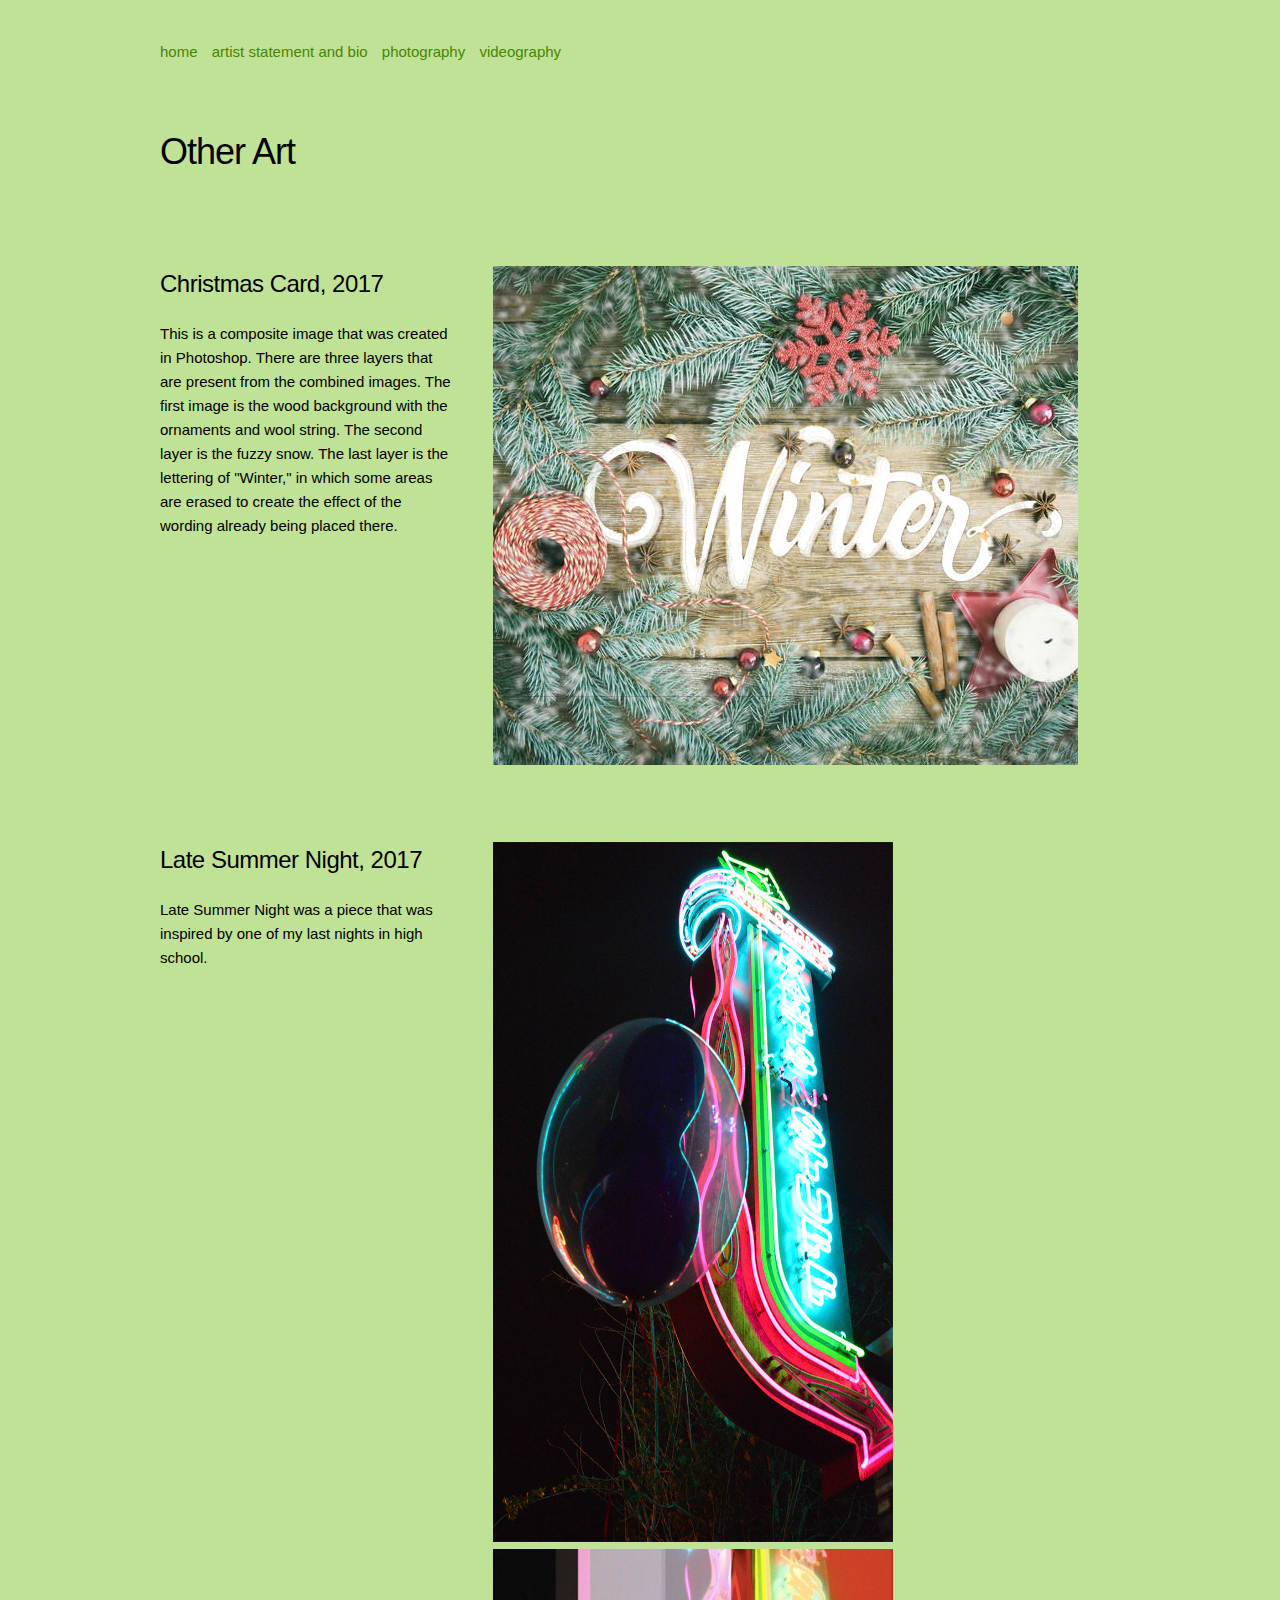
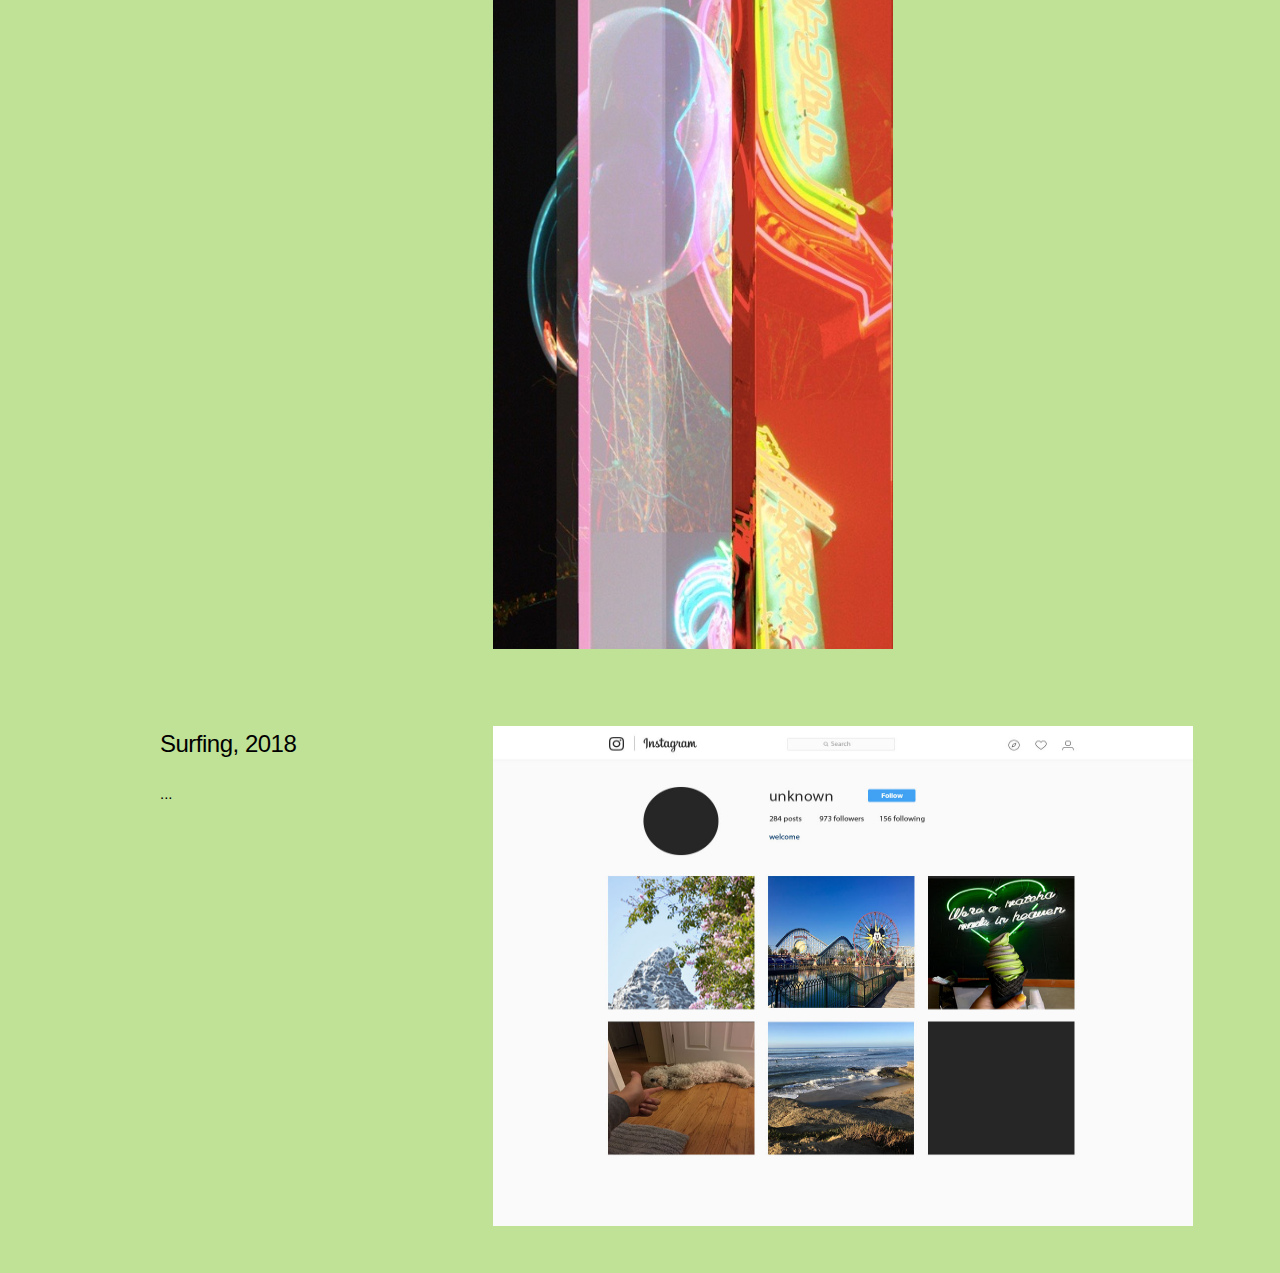
<file: otherart.html>
<!DOCTYPE html>
<html lang="en">

<head>

  <!-- Basic Page Needs –––––––––––––––––––––––––––––––––––––––––– -->
  <meta charset="utf-8">
  <title>other art</title>
  <meta name="description" content="">
  <meta name="author" content="">

  <!-- Mobile Specific Metas ––––––––––––––––––––––––––––––––––––– -->
  <meta name="viewport" content="width=device-width, initial-scale=1">

  <!-- FONT –––––––––––––––––––––––––––––––––––––––––––––––– -->
  <link href="//fonts.googleapis.com/css?family=Raleway:400,300,600" rel="stylesheet" type="text/css">

  <!-- CSS & JS –––––––––––––––––––––––––––––––––––––––––––––––––– -->
  <script type="text/javascript" src="http://ajax.googleapis.com/ajax/libs/jquery/1.9.0/jquery.min.js"></script>
  <script type="text/javascript" src="css/overlaypopup.js"> </script>
  <link rel="stylesheet" href="css/normalize.css">
  <link rel="stylesheet" href="css/skeleton.css">
  <link rel="stylesheet" href="css/overlaypopup.css" />
  <link rel="stylesheet" href="css/custom.css">

  <!-- Favicon –––––––––––––––––––––––––––––––––––––––––––––––––– -->

</head>

<body>

  <!-- NAVIGATION AT the TOP is Here-->

  <nav class="navbar">
    <div class="container nav_pad">
      <ul>
        <li><a class="navbar-link" href="index.html"> home</a></li>
        <li><a class="navbar-link" href="statementbio.html"> artist statement and bio</a></li>
        <li><a class="navbar-link" href="photography.html"> photography</a></li>
        <li><a class="navbar-link" href="videography.html"> videography</a></li>
      </ul>
    </div>
  </nav>


  <!-- Primary Page Layout
  –––––––––––––––––––––––––––––––––––––––––––––––––– -->
  <div class="container">


    <div class="row section">
      <header id="header" class="twelve columns">
        <h3> Other Art </h3>

      </header>
    </div>


    <!-- NOTE!: For each row section make sure your column divs add up to 12. so 4+8, 6+6, 2+10, etc.-->

    <!-- Start Row //// -->
    <div class="row section">
      <!-- The column for showing the image and the link-->

      <div class="four columns">
        <h5> Christmas Card, 2017</h5>
        <p> This is a composite image that was created in Photoshop. There are three layers that are present from the combined images. The first image is the wood background with the ornaments and wool string. The second layer is the fuzzy snow. The last layer is the lettering of "Winter," in which some areas are erased to create the effect of the wording already being placed there.  </p>
      </div>

      <!-- The column for artist statement and the link-->
      <div class="eight columns">
        <img src="images/other1.jpg" width="585" height="499">
      </div>

      <!--////  End of row section-->
    </div>
    <!-- Start Row //// -->
    <div class="row section">
      <!-- The column for showing the image and the link-->

      <div class="four columns">
        <h5> Late Summer Night, 2017</h5>
        <p>Late Summer Night was a piece that was inspired by one of my last nights in high school. </p>
      </div>

      <!-- The column for artist statement and the link-->
      <div class="eight columns">
        <img src="images/other2.jpg" width="400" height="700">
        <img src="images/other3.jpg" width="400" height="700">
      </div>


      <!--////  End of row section-->
    </div>
    <!-- Start Row //// -->
    <div class="row section">
      <!-- The column for showing the image and the link-->

      <div class="four columns">
        <h5> Surfing, 2018</h5>
        <p>...</p>
      </div>

      <!-- The column for artist statement and the link-->
      <div class="eight columns">
          <img src="images/other4.jpg" width="700" height="500">
      </div>


      <!--////  End of row section-->
    </div>


  <!-- end of MAIN container /////////////////-->

  </div>

  <!-- ///////START of Overlay and pops for videos ///////////////////////////////////////////////////////////////// -->

  <div class="overlay-bg"> </div>

  <div class="overlay-content popup1">

    <!--   sketch content here///////////////// -->


    <button class="close-btn">X</button>
  </div>

  <div class="overlay-content popup2">

    <!-- sketch content here/////////////////-->

    <button class="close-btn">X</button>
  </div>

</body>

</html>
</file>
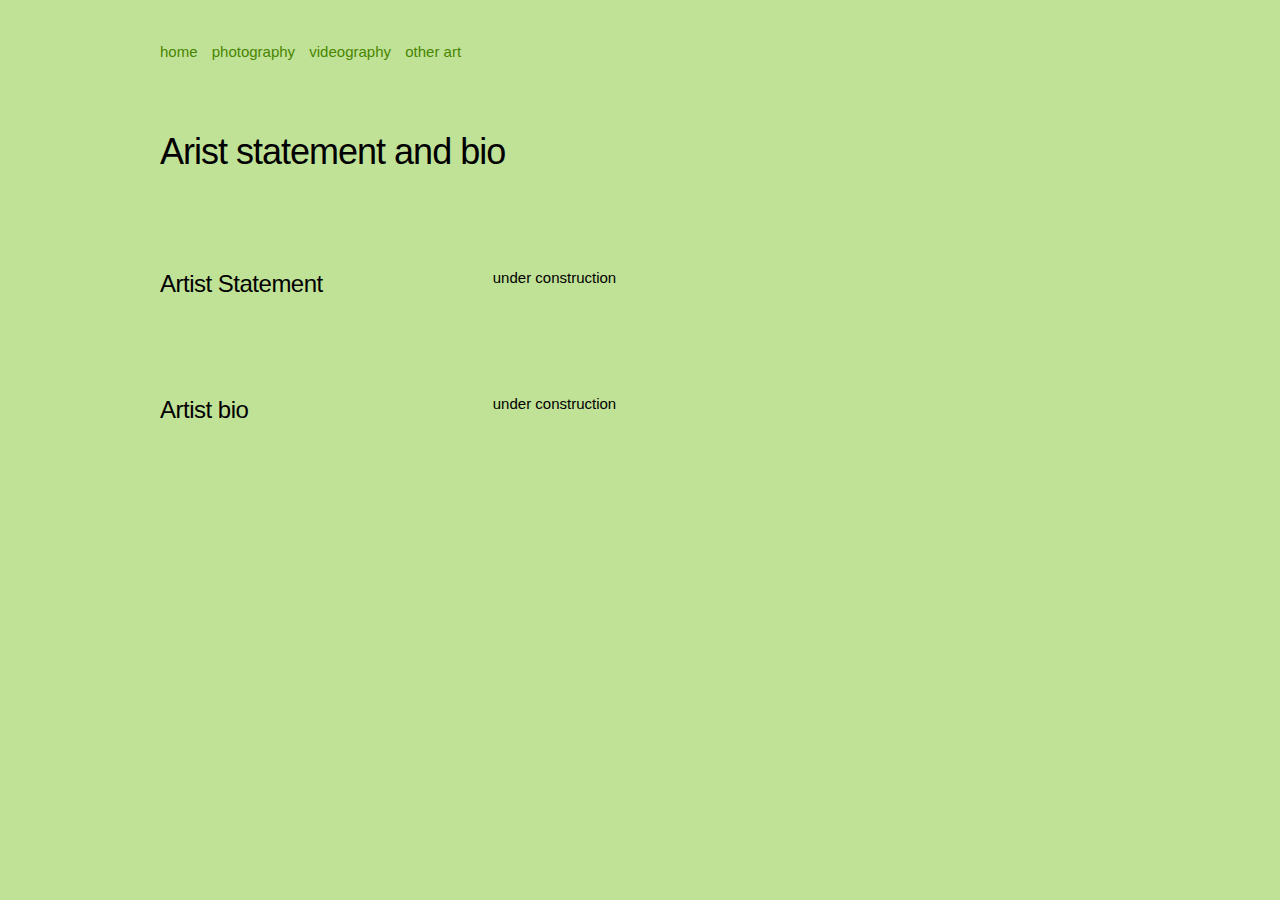
<file: statementbio.html>
<!DOCTYPE html>
<html lang="en">

<head>

  <!-- Basic Page Needs –––––––––––––––––––––––––––––––––––––––––– -->
  <meta charset="utf-8">
  <title>statementbio</title>
  <meta name="description" content="">
  <meta name="author" content="">

  <!-- Mobile Specific Metas ––––––––––––––––––––––––––––––––––––– -->
  <meta name="viewport" content="width=device-width, initial-scale=1">

  <!-- FONT –––––––––––––––––––––––––––––––––––––––––––––––– -->
  <link href="//fonts.googleapis.com/css?family=Raleway:400,300,600" rel="stylesheet" type="text/css">

  <!-- CSS & JS –––––––––––––––––––––––––––––––––––––––––––––––––– -->
  <script type="text/javascript" src="http://ajax.googleapis.com/ajax/libs/jquery/1.9.0/jquery.min.js"></script>
  <script type="text/javascript" src="css/overlaypopup.js"> </script>
  <link rel="stylesheet" href="css/normalize.css">
  <link rel="stylesheet" href="css/skeleton.css">
  <link rel="stylesheet" href="css/overlaypopup.css" />
  <link rel="stylesheet" href="css/custom.css">

  <!-- Favicon –––––––––––––––––––––––––––––––––––––––––––––––––– -->

</head>

<body>

  <!-- NAVIGATION AT the TOP is Here-->

  <nav class="navbar">
    <div class="container nav_pad">
      <ul>
        <li><a class="navbar-link" href="index.html"> home</a></li>
        <li><a class="navbar-link" href="photography.html"> photography</a></li>
        <li><a class="navbar-link" href="videography.html"> videography</a></li>
        <li><a class="navbar-link" href="otherart.html"> other art</a></li>
      </ul>
    </div>
  </nav>


  <!-- Primary Page Layout
  –––––––––––––––––––––––––––––––––––––––––––––––––– -->
  <div class="container">


    <div class="row section">
      <header id="header" class="twelve columns">
        <h3>Arist statement and bio</h3>

      </header>
    </div>


    <!-- NOTE!: For each row section make sure your column divs add up to 12. so 4+8, 6+6, 2+10, etc.-->

    <!-- Start Row //// -->
    <div class="row section">
      <!-- The column for showing the image and the link-->

      <div class="four columns">
        <h5> Artist Statement </h5>
      </div>

      <!-- The column for artist statement and the link-->
      <div class="eight columns">
        <p> under construction</p>
      </div>


      <!--////  End of row section-->
    </div>
    <!-- Start Row //// -->
    <div class="row section">
      <!-- The column for showing the image and the link-->

      <div class="four columns">
        <h5> Artist bio</h5>
      </div>

      <!-- The column for artist statement and the link-->
      <div class="eight columns">
        <p> under construction</p>
      </div>

      <!--////  End of row section-->
    </div>

  <!-- end of MAIN container /////////////////-->

  </div>

  <!-- ///////START of Overlay and pops for videos ///////////////////////////////////////////////////////////////// -->

  <div class="overlay-bg"> </div>

  <div class="overlay-content popup1">

    <!--   sketch content here///////////////// -->


    <button class="close-btn">X</button>
  </div>

  <div class="overlay-content popup2">

    <!-- sketch content here/////////////////-->

    <button class="close-btn">X</button>
  </div>

</body>

</html>
</file>
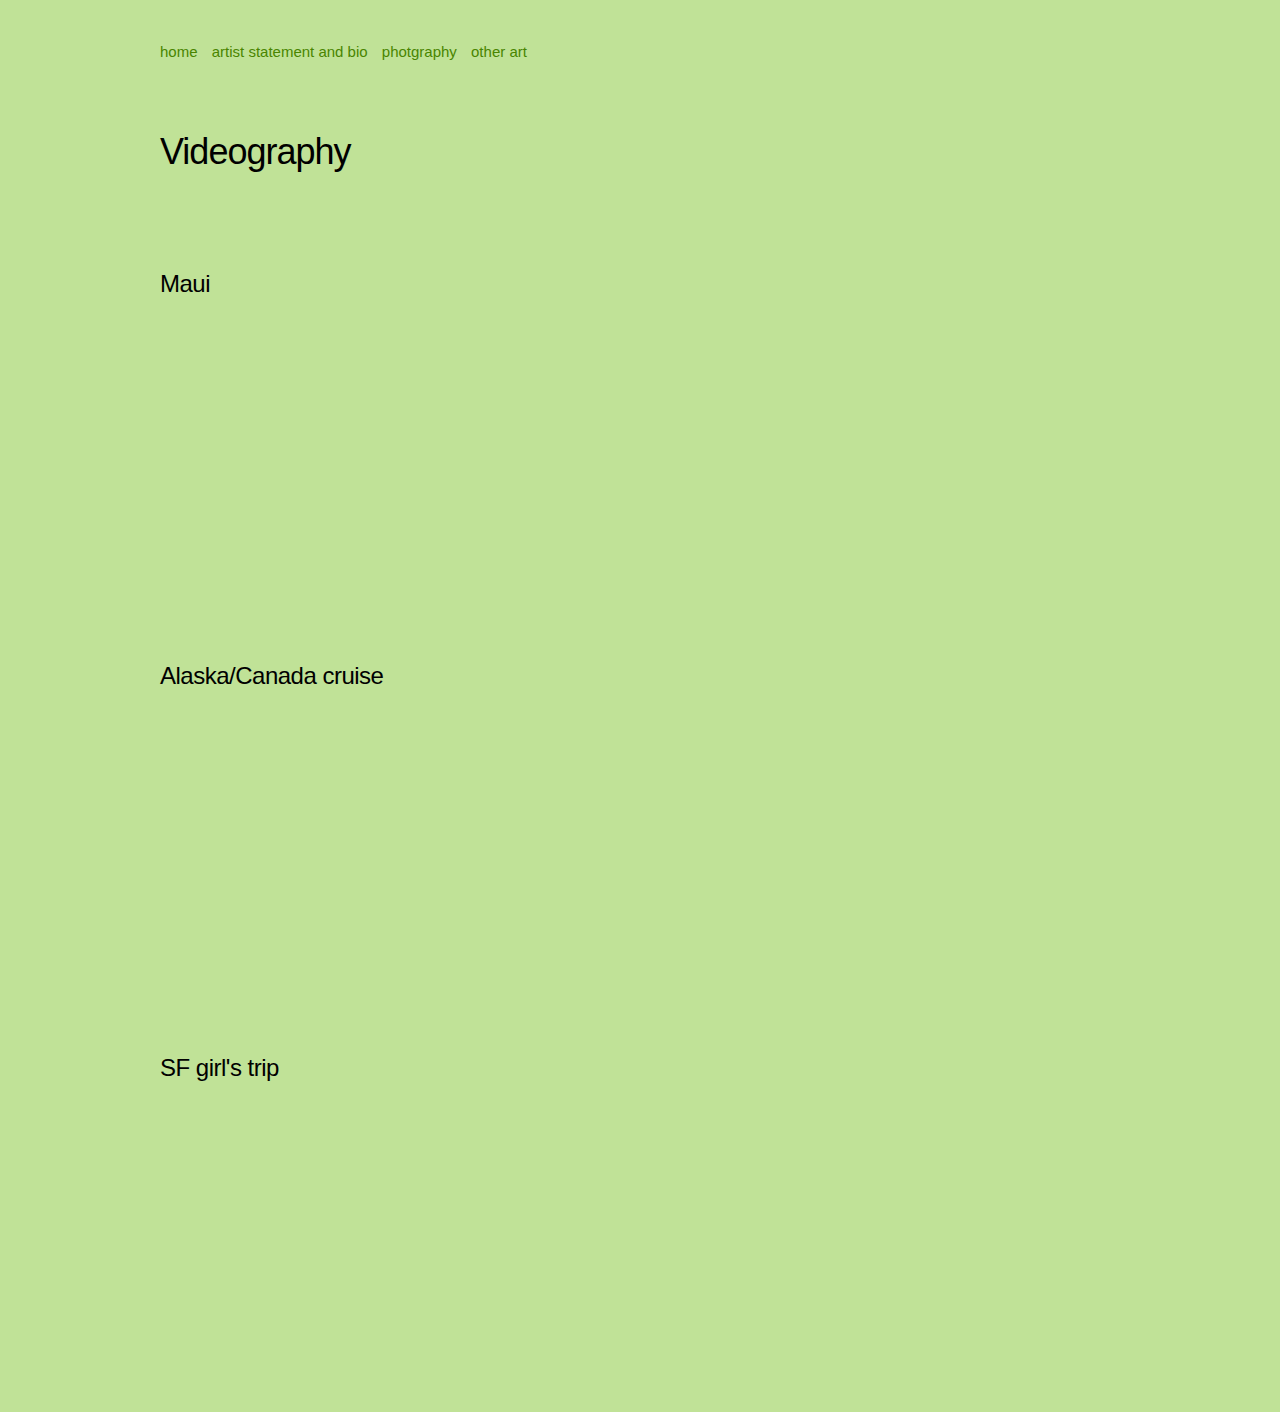
<file: videography.html>
<!DOCTYPE html>
<html lang="en">

<head>

  <!-- Basic Page Needs –––––––––––––––––––––––––––––––––––––––––– -->
  <meta charset="utf-8">
  <title>videography</title>
  <meta name="description" content="">
  <meta name="author" content="">

  <!-- Mobile Specific Metas ––––––––––––––––––––––––––––––––––––– -->
  <meta name="viewport" content="width=device-width, initial-scale=1">

  <!-- FONT –––––––––––––––––––––––––––––––––––––––––––––––– -->
  <link href="//fonts.googleapis.com/css?family=Raleway:400,300,600" rel="stylesheet" type="text/css">

  <!-- CSS & JS –––––––––––––––––––––––––––––––––––––––––––––––––– -->
  <script type="text/javascript" src="http://ajax.googleapis.com/ajax/libs/jquery/1.9.0/jquery.min.js"></script>
  <script type="text/javascript" src="css/overlaypopup.js"> </script>
  <link rel="stylesheet" href="css/normalize.css">
  <link rel="stylesheet" href="css/skeleton.css">
  <link rel="stylesheet" href="css/overlaypopup.css" />
  <link rel="stylesheet" href="css/custom.css">

  <!-- Favicon –––––––––––––––––––––––––––––––––––––––––––––––––– -->

</head>

<body>

  <!-- NAVIGATION AT the TOP is Here-->

  <nav class="navbar">
    <div class="container nav_pad">
      <ul>
        <li><a class="navbar-link" href="index.html"> home</a></li>
        <li><a class="navbar-link" href="statementbio.html"> artist statement and bio</a></li>
        <li><a class="navbar-link" href="photography.html"> photgraphy</a></li>
        <li><a class="navbar-link" href="otherart.html"> other art</a></li>
      </ul>
    </div>
  </nav>


  <!-- Primary Page Layout
  –––––––––––––––––––––––––––––––––––––––––––––––––– -->
  <div class="container">


    <div class="row section">
      <header id="header" class="twelve columns">
        <h3>Videography</h3>

      </header>
    </div>


    <!-- NOTE!: For each row section make sure your column divs add up to 12. so 4+8, 6+6, 2+10, etc.-->

    <!-- Start Row //// -->
    <div class="row section">
      <!-- The column for showing the image and the link-->

      <div class="four columns">
        <h5>Maui</h5>
      </div>

      <!-- The column for artist statement and the link-->
      <div class="eight columns">
        <iframe width="560" height="315" src="https://www.youtube.com/embed/xS2gX1Bonhk" title="YouTube video player" frameborder="0" allow="accelerometer; autoplay; clipboard-write; encrypted-media; gyroscope; picture-in-picture" allowfullscreen></iframe>
      </div>


      <!--////  End of row section-->
    </div>
    <!-- Start Row //// -->
    <div class="row section">
      <!-- The column for showing the image and the link-->

      <div class="four columns">
        <h5> Alaska/Canada cruise</h5>
      </div>

      <!-- The column for artist statement and the link-->
      <div class="eight columns">
<iframe width="560" height="315" src="https://www.youtube.com/embed/Jfp1SL_PYAI" title="YouTube video player" frameborder="0" allow="accelerometer; autoplay; clipboard-write; encrypted-media; gyroscope; picture-in-picture" allowfullscreen></iframe>
      </div>


      <!--////  End of row section-->
    </div>
    <!-- Start Row //// -->
    <div class="row section">
      <!-- The column for showing the image and the link-->

      <div class="four columns">
        <h5> SF girl's trip</h5>

      </div>

      <!-- The column for artist statement and the link-->
      <div class="eight columns">
<iframe width="560" height="315" src="https://www.youtube.com/embed/dwGOz7OxYtE" title="YouTube video player" frameborder="0" allow="accelerometer; autoplay; clipboard-write; encrypted-media; gyroscope; picture-in-picture" allowfullscreen></iframe>
      </div>


      <!--////  End of row section-->
    </div>


  <!-- end of MAIN container /////////////////-->

  </div>

  <!-- ///////START of Overlay and pops for videos ///////////////////////////////////////////////////////////////// -->

  <div class="overlay-bg"> </div>

  <div class="overlay-content popup1">

    <!--   sketch content here///////////////// -->


    <button class="close-btn">X</button>
  </div>

  <div class="overlay-content popup2">

    <!-- sketch content here/////////////////-->

    <button class="close-btn">X</button>
  </div>

</body>

</html>
</file>
<file: css/skeleton.css>
/*
* Skeleton V2.0.4
* Copyright 2014, Dave Gamache
* www.getskeleton.com
* Free to use under the MIT license.
* http://www.opensource.org/licenses/mit-license.php
* 12/29/2014
*/


/* Table of contents
––––––––––––––––––––––––––––––––––––––––––––––––––
- Grid
- Base Styles
- Typography
- Links
- Buttons
- Forms
- Lists
- Code
- Tables
- Spacing
- Utilities
- Clearing
- Media Queries
*/


/* Grid
–––––––––––––––––––––––––––––––––––––––––––––––––– */
.container {
  position: relative;
  width: 100%;
  max-width: 960px;
  margin: 0 auto;
  padding: 0 20px;
  box-sizing: border-box; }
.column,
.columns {
  width: 100%;
  float: left;
  box-sizing: border-box; }

/* For devices larger than 400px */
@media (min-width: 400px) {
  .container {
    width: 85%;
    padding: 0; }
}

/* For devices larger than 550px */
@media (min-width: 550px) {
  .container {
    width: 80%; }
  .column,
  .columns {
    margin-left: 4%; }
  .column:first-child,
  .columns:first-child {
    margin-left: 0; }

  .one.column,
  .one.columns                    { width: 4.66666666667%; }
  .two.columns                    { width: 13.3333333333%; }
  .three.columns                  { width: 22%;            }
  .four.columns                   { width: 30.6666666667%; }
  .five.columns                   { width: 39.3333333333%; }
  .six.columns                    { width: 48%;            }
  .seven.columns                  { width: 56.6666666667%; }
  .eight.columns                  { width: 65.3333333333%; }
  .nine.columns                   { width: 74.0%;          }
  .ten.columns                    { width: 82.6666666667%; }
  .eleven.columns                 { width: 91.3333333333%; }
  .twelve.columns                 { width: 100%; margin-left: 0; }

  .one-third.column               { width: 30.6666666667%; }
  .two-thirds.column              { width: 65.3333333333%; }

  .one-half.column                { width: 48%; }

  /* Offsets */
  .offset-by-one.column,
  .offset-by-one.columns          { margin-left: 8.66666666667%; }
  .offset-by-two.column,
  .offset-by-two.columns          { margin-left: 17.3333333333%; }
  .offset-by-three.column,
  .offset-by-three.columns        { margin-left: 26%;            }
  .offset-by-four.column,
  .offset-by-four.columns         { margin-left: 34.6666666667%; }
  .offset-by-five.column,
  .offset-by-five.columns         { margin-left: 43.3333333333%; }
  .offset-by-six.column,
  .offset-by-six.columns          { margin-left: 52%;            }
  .offset-by-seven.column,
  .offset-by-seven.columns        { margin-left: 60.6666666667%; }
  .offset-by-eight.column,
  .offset-by-eight.columns        { margin-left: 69.3333333333%; }
  .offset-by-nine.column,
  .offset-by-nine.columns         { margin-left: 78.0%;          }
  .offset-by-ten.column,
  .offset-by-ten.columns          { margin-left: 86.6666666667%; }
  .offset-by-eleven.column,
  .offset-by-eleven.columns       { margin-left: 95.3333333333%; }

  .offset-by-one-third.column,
  .offset-by-one-third.columns    { margin-left: 34.6666666667%; }
  .offset-by-two-thirds.column,
  .offset-by-two-thirds.columns   { margin-left: 69.3333333333%; }

  .offset-by-one-half.column,
  .offset-by-one-half.columns     { margin-left: 52%; }

}


/* Base Styles
–––––––––––––––––––––––––––––––––––––––––––––––––– */
/* NOTE
html is set to 62.5% so that all the REM measurements throughout Skeleton
are based on 10px sizing. So basically 1.5rem = 15px :) */
html {
  font-size: 62.5%; }
body {
  font-size: 1.5em; /* currently ems cause chrome bug misinterpreting rems on body element */
  line-height: 1.6;
  font-weight: 400;
  font-family: "Raleway", "HelveticaNeue", "Helvetica Neue", Helvetica, Arial, sans-serif;
  color: #222; }


/* Typography
–––––––––––––––––––––––––––––––––––––––––––––––––– */
h1, h2, h3, h4, h5, h6 {
  margin-top: 0;
  margin-bottom: 2rem;
  font-weight: 300; }
h1 { font-size: 4.0rem; line-height: 1.2;  letter-spacing: -.1rem;}
h2 { font-size: 3.6rem; line-height: 1.25; letter-spacing: -.1rem; }
h3 { font-size: 3.0rem; line-height: 1.3;  letter-spacing: -.1rem; }
h4 { font-size: 2.4rem; line-height: 1.35; letter-spacing: -.08rem; }
h5 { font-size: 1.8rem; line-height: 1.5;  letter-spacing: -.05rem; }
h6 { font-size: 1.5rem; line-height: 1.6;  letter-spacing: 0; }

/* Larger than phablet */
@media (min-width: 550px) {
  h1 { font-size: 5.0rem; }
  h2 { font-size: 4.2rem; }
  h3 { font-size: 3.6rem; }
  h4 { font-size: 3.0rem; }
  h5 { font-size: 2.4rem; }
  h6 { font-size: 1.5rem; }
}

p {
  margin-top: 0; }


/* Links
–––––––––––––––––––––––––––––––––––––––––––––––––– */
a {
  color: #498500;
  text-decoration: none;
}
a:hover {
  color: #78AE36;
  text-decoration: none;
}
a:visited {
  color: #E5FFC6;
  text-decoration: none;
}


/* Buttons
–––––––––––––––––––––––––––––––––––––––––––––––––– */
.button,
button,
input[type="submit"],
input[type="reset"],
input[type="button"] {
  display: inline-block;
  height: 38px;
  padding: 0 30px;
  color: #555;
  text-align: center;
  font-size: 11px;
  font-weight: 600;
  line-height: 38px;
  letter-spacing: .1rem;
  text-transform: uppercase;
  text-decoration: none;
  white-space: nowrap;
  background-color: transparent;
  border-radius: 4px;
  border: 1px solid #bbb;
  cursor: pointer;
  box-sizing: border-box; }
.button:hover,
button:hover,
input[type="submit"]:hover,
input[type="reset"]:hover,
input[type="button"]:hover,
.button:focus,
button:focus,
input[type="submit"]:focus,
input[type="reset"]:focus,
input[type="button"]:focus {
  color: #333;
  border-color: #888;
  outline: 0; }
.button.button-primary,
button.button-primary,
input[type="submit"].button-primary,
input[type="reset"].button-primary,
input[type="button"].button-primary {
  color: #FFF;
  background-color: #33C3F0;
  border-color: #33C3F0; }
.button.button-primary:hover,
button.button-primary:hover,
input[type="submit"].button-primary:hover,
input[type="reset"].button-primary:hover,
input[type="button"].button-primary:hover,
.button.button-primary:focus,
button.button-primary:focus,
input[type="submit"].button-primary:focus,
input[type="reset"].button-primary:focus,
input[type="button"].button-primary:focus {
  color: #FFF;
  background-color: #1EAEDB;
  border-color: #1EAEDB; }


/* Forms
–––––––––––––––––––––––––––––––––––––––––––––––––– */
input[type="email"],
input[type="number"],
input[type="search"],
input[type="text"],
input[type="tel"],
input[type="url"],
input[type="password"],
textarea,
select {
  height: 38px;
  padding: 6px 10px; /* The 6px vertically centers text on FF, ignored by Webkit */
  background-color: #fff;
  border: 1px solid #D1D1D1;
  border-radius: 4px;
  box-shadow: none;
  box-sizing: border-box; }
/* Removes awkward default styles on some inputs for iOS */
input[type="email"],
input[type="number"],
input[type="search"],
input[type="text"],
input[type="tel"],
input[type="url"],
input[type="password"],
textarea {
  -webkit-appearance: none;
     -moz-appearance: none;
          appearance: none; }
textarea {
  min-height: 65px;
  padding-top: 6px;
  padding-bottom: 6px; }
input[type="email"]:focus,
input[type="number"]:focus,
input[type="search"]:focus,
input[type="text"]:focus,
input[type="tel"]:focus,
input[type="url"]:focus,
input[type="password"]:focus,
textarea:focus,
select:focus {
  border: 1px solid #33C3F0;
  outline: 0; }
label,
legend {
  display: block;
  margin-bottom: .5rem;
  font-weight: 600; }
fieldset {
  padding: 0;
  border-width: 0; }
input[type="checkbox"],
input[type="radio"] {
  display: inline; }
label > .label-body {
  display: inline-block;
  margin-left: .5rem;
  font-weight: normal; }


/* Lists
–––––––––––––––––––––––––––––––––––––––––––––––––– */
ul {
  list-style: circle inside; }
ol {
  list-style: decimal inside; }
ol, ul {
  padding-left: 0;
  margin-top: 0; }
ul ul,
ul ol,
ol ol,
ol ul {
  margin: 1.5rem 0 1.5rem 3rem;
  font-size: 90%; }
li {
  margin-bottom: 1rem; }


/* Code
–––––––––––––––––––––––––––––––––––––––––––––––––– */
code {
  padding: .2rem .5rem;
  margin: 0 .2rem;
  font-size: 90%;
  white-space: nowrap;
  background: #F1F1F1;
  border: 1px solid #E1E1E1;
  border-radius: 4px; }
pre > code {
  display: block;
  padding: 1rem 1.5rem;
  white-space: pre; }


/* Tables
–––––––––––––––––––––––––––––––––––––––––––––––––– */
th,
td {
  padding: 12px 15px;
  text-align: left;
  border-bottom: 1px solid #E1E1E1; }
th:first-child,
td:first-child {
  padding-left: 0; }
th:last-child,
td:last-child {
  padding-right: 0; }


/* Spacing
–––––––––––––––––––––––––––––––––––––––––––––––––– */
button,
.button {
  margin-bottom: 1rem; }
input,
textarea,
select,
fieldset {
  margin-bottom: 1.5rem; }
pre,
blockquote,
dl,
figure,
table,
p,
ul,
ol,
form {
  margin-bottom: 2.5rem; }


/* Utilities
–––––––––––––––––––––––––––––––––––––––––––––––––– */
.u-full-width {
  width: 100%;
  box-sizing: border-box; }
.u-max-full-width {
  max-width: 100%;
  box-sizing: border-box; }
.u-pull-right {
  float: right; }
.u-pull-left {
  float: left; }


/* Misc
–––––––––––––––––––––––––––––––––––––––––––––––––– */
hr {
  margin-top: 3rem;
  margin-bottom: 3.5rem;
  border-width: 0;
  border-top: 1px solid #E1E1E1; }


/* Clearing
–––––––––––––––––––––––––––––––––––––––––––––––––– */

/* Self Clearing Goodness */
.container:after,
.row:after,
.u-cf {
  content: "";
  display: table;
  clear: both; }


/* Media Queries
–––––––––––––––––––––––––––––––––––––––––––––––––– */
/*
Note: The best way to structure the use of media queries is to create the queries
near the relevant code. For example, if you wanted to change the styles for buttons
on small devices, paste the mobile query code up in the buttons section and style it
there.
*/


/* Larger than mobile */
@media (min-width: 400px) {}

/* Larger than phablet (also point when grid becomes active) */
@media (min-width: 550px) {}

/* Larger than tablet */
@media (min-width: 750px) {}

/* Larger than desktop */
@media (min-width: 1000px) {}

/* Larger than Desktop HD */
@media (min-width: 1200px) {}
</file>
<file: css/overlaypopup.css>
* {
	margin: 0;
	padding: 0;
	-moz-box-sizing: border-box; 
	-webkit-box-sizing: border-box; 
	box-sizing: border-box;
}

body {
	font-family: 'Helvetica Neue','Helvetica', Arial, sans-serif;
}

.main-content {
	height: 800px;
	width: 1000px;
	margin: 0 auto;
}

.overlay-bg {
	display: none;
	position: absolute;
	top: 0;
	left: 0;
	/* height:100%! important; */
	height: auto;
	width: 100%;
	cursor: pointer;
	z-index: 1000; /* high z-index */
	background: #000; /* fallback */
	background: rgba(0,0,0,0.75);
}
	.overlay-content {
		
		display: none;
		background: #111;
		padding: 2%;
		width: 60%;
		position: absolute;
		top: 15%;
		left: 20%;
		cursor: default;
		z-index: 10001;
		border-radius: 10px;
		box-shadow: 0 0 5px rgba(0,0,0,0.95);
	}

	.close-btn {
		color: rgb(220,220,220);
		cursor: pointer;
		position: absolute;
		top: -10px;
		right:-10px;
		width:20px;
		height:20px;		
		padding: 0%;
		background: #222; /* fallback */
		border-color: #222;
		border-radius: 7px;
		/* box-shadow: 0 0 4px rgba(0,0,0,0.3);  */
	}
	.close-btn:hover {
		background: #444;
	}

/* media query for most mobile devices */
@media only screen and (min-width: 0px) and (max-width: 480px){

	.overlay-content {
		width: 96%;
		margin: 0 2%;
		left: 0;
	}
}
</file>
<file: css/custom.css>
body {

color:#000000;
background-color: #C0E297;

}

.widecontainer {
  position: relative;
  width: 100%;
  max-width: 1500px;
  margin: 0 auto;
  padding: 0 20px;
  box-sizing: border-box; }

a:hover{
  color:#78AE36;
  /*text-decoration: underline;*/
}
.nav_pad{
  padding-top:40px;
}
.section{
  padding-top: 30px;
  padding-bottom:40px;

}

.mid-section{
  padding-top: 120px;
  padding-bottom:40px;

}

.key {
  font-weight:bold;


}
.stripe {
 background-color: #DADADA;
}


ul.disc{
  list-style: disc;
  margin-left: 15px
}


.navbar ul li{
    list-style: none;
    display: inline-block;
    padding-right:10px;
}


/* .statement_text {

    background: linear-gradient(to right, #D1DCC4  0%, #539701 74%);
    padding: 8px;
    margin-top: 20px;
    border: 1px dashed black;
} */
</file>
